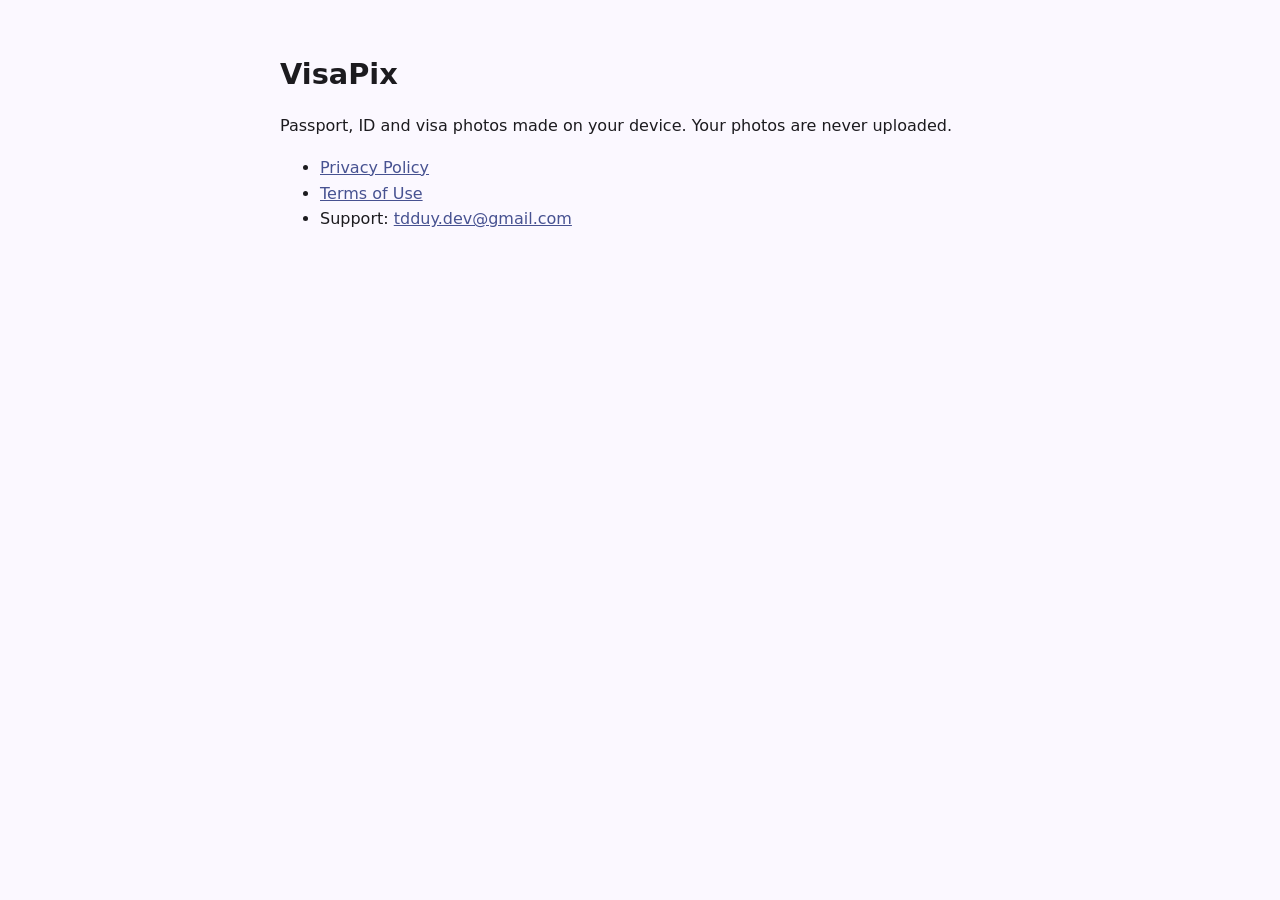
<file: index.html>
<!doctype html>
<html lang="en">
<head>
<meta charset="utf-8">
<meta name="viewport" content="width=device-width, initial-scale=1">
<title>VisaPix</title>
<link rel="stylesheet" href="style.css">
</head>
<body>
<main>
<h1>VisaPix</h1>
<p>Passport, ID and visa photos made on your device. Your photos are never uploaded.</p>
<ul>
<li><a href="privacy.html">Privacy Policy</a></li>
<li><a href="terms.html">Terms of Use</a></li>
<li>Support: <a href="mailto:tdduy.dev@gmail.com">tdduy.dev@gmail.com</a></li>
</ul>
</main>
</body>
</html>
</file>
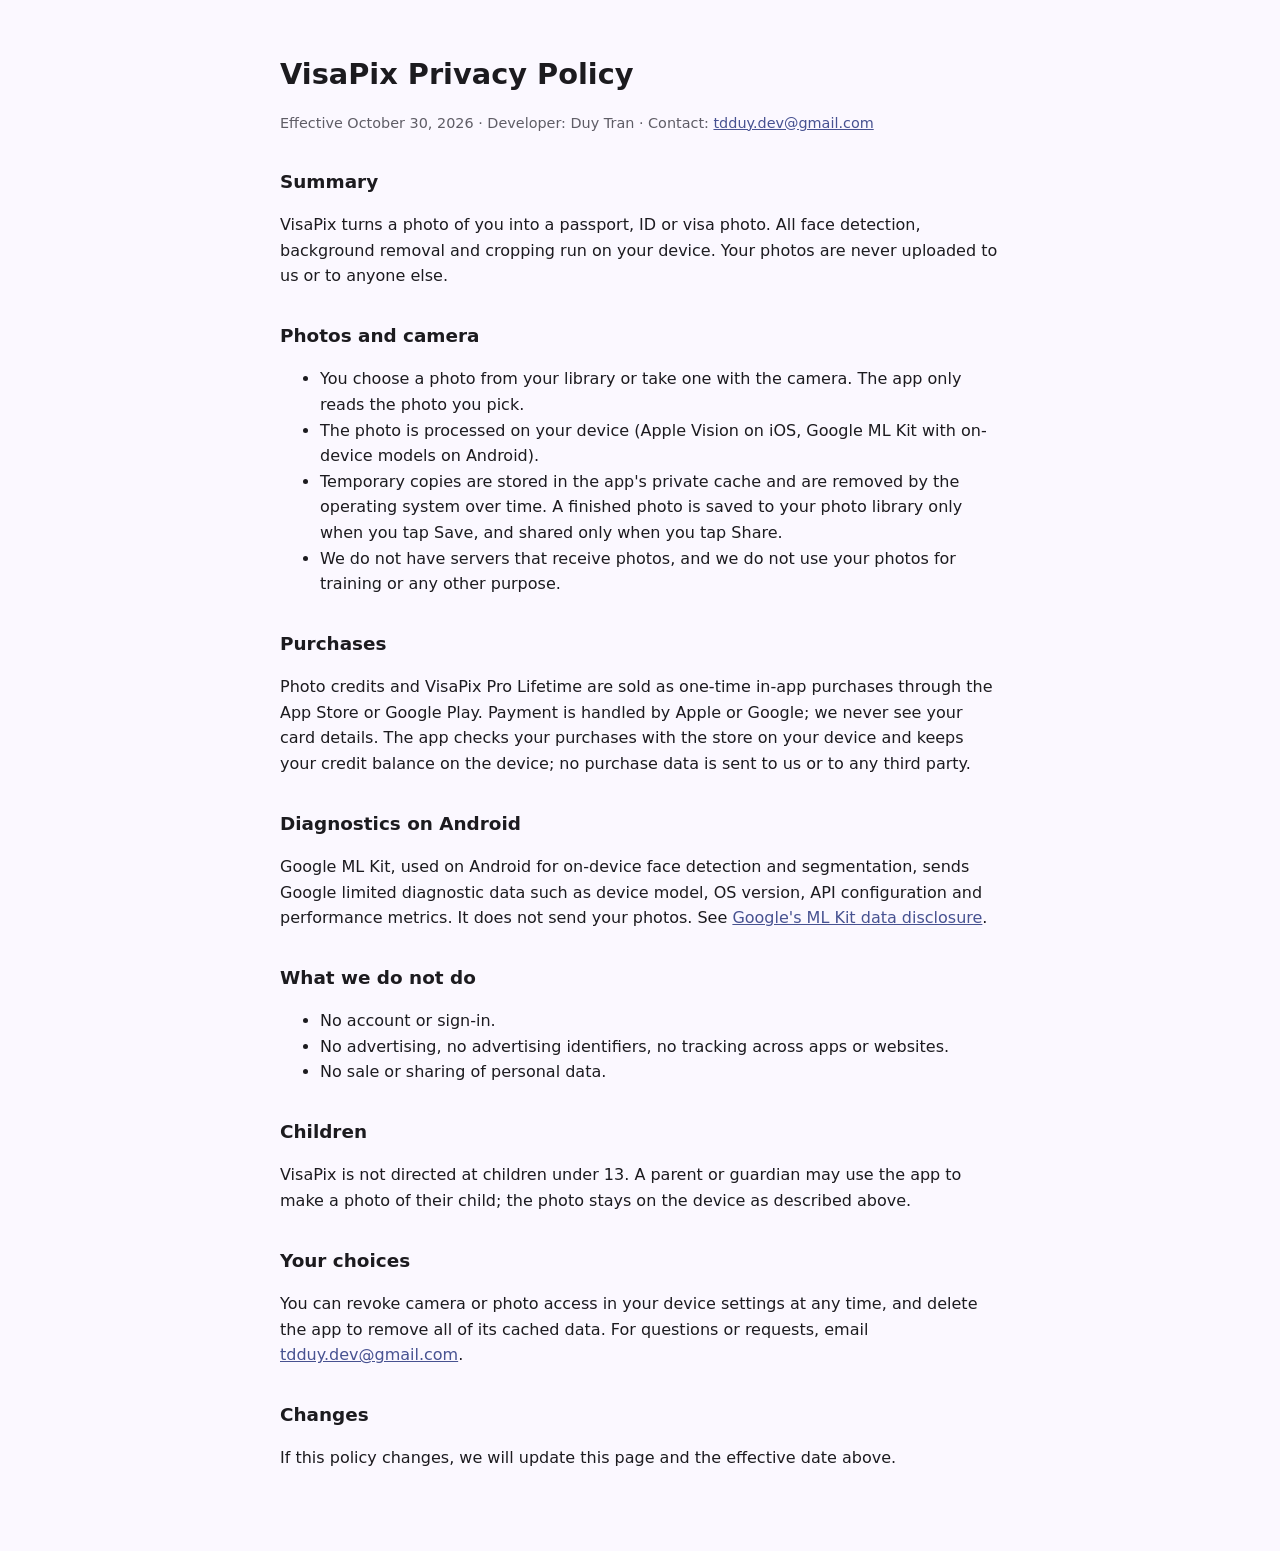
<file: privacy.html>
<!doctype html>
<html lang="en">
<head>
<meta charset="utf-8">
<meta name="viewport" content="width=device-width, initial-scale=1">
<title>VisaPix Privacy Policy</title>
<link rel="stylesheet" href="style.css">
</head>
<body>
<main>
<h1>VisaPix Privacy Policy</h1>
<p class="meta">Effective October 30, 2026 · Developer: Duy Tran · Contact: <a href="mailto:tdduy.dev@gmail.com">tdduy.dev@gmail.com</a></p>

<h2>Summary</h2>
<p>VisaPix turns a photo of you into a passport, ID or visa photo. All face detection, background removal and cropping run on your device. Your photos are never uploaded to us or to anyone else.</p>

<h2>Photos and camera</h2>
<ul>
<li>You choose a photo from your library or take one with the camera. The app only reads the photo you pick.</li>
<li>The photo is processed on your device (Apple Vision on iOS, Google ML Kit with on-device models on Android).</li>
<li>Temporary copies are stored in the app's private cache and are removed by the operating system over time. A finished photo is saved to your photo library only when you tap Save, and shared only when you tap Share.</li>
<li>We do not have servers that receive photos, and we do not use your photos for training or any other purpose.</li>
</ul>

<h2>Purchases</h2>
<p>Photo credits and VisaPix Pro Lifetime are sold as one-time in-app purchases through the App Store or Google Play. Payment is handled by Apple or Google; we never see your card details. The app checks your purchases with the store on your device and keeps your credit balance on the device; no purchase data is sent to us or to any third party.</p>

<h2>Diagnostics on Android</h2>
<p>Google ML Kit, used on Android for on-device face detection and segmentation, sends Google limited diagnostic data such as device model, OS version, API configuration and performance metrics. It does not send your photos. See <a href="https://developers.google.com/ml-kit/android-data-disclosure">Google's ML Kit data disclosure</a>.</p>

<h2>What we do not do</h2>
<ul>
<li>No account or sign-in.</li>
<li>No advertising, no advertising identifiers, no tracking across apps or websites.</li>
<li>No sale or sharing of personal data.</li>
</ul>

<h2>Children</h2>
<p>VisaPix is not directed at children under 13. A parent or guardian may use the app to make a photo of their child; the photo stays on the device as described above.</p>

<h2>Your choices</h2>
<p>You can revoke camera or photo access in your device settings at any time, and delete the app to remove all of its cached data. For questions or requests, email <a href="mailto:tdduy.dev@gmail.com">tdduy.dev@gmail.com</a>.</p>

<h2>Changes</h2>
<p>If this policy changes, we will update this page and the effective date above.</p>
</main>
</body>
</html>
</file>
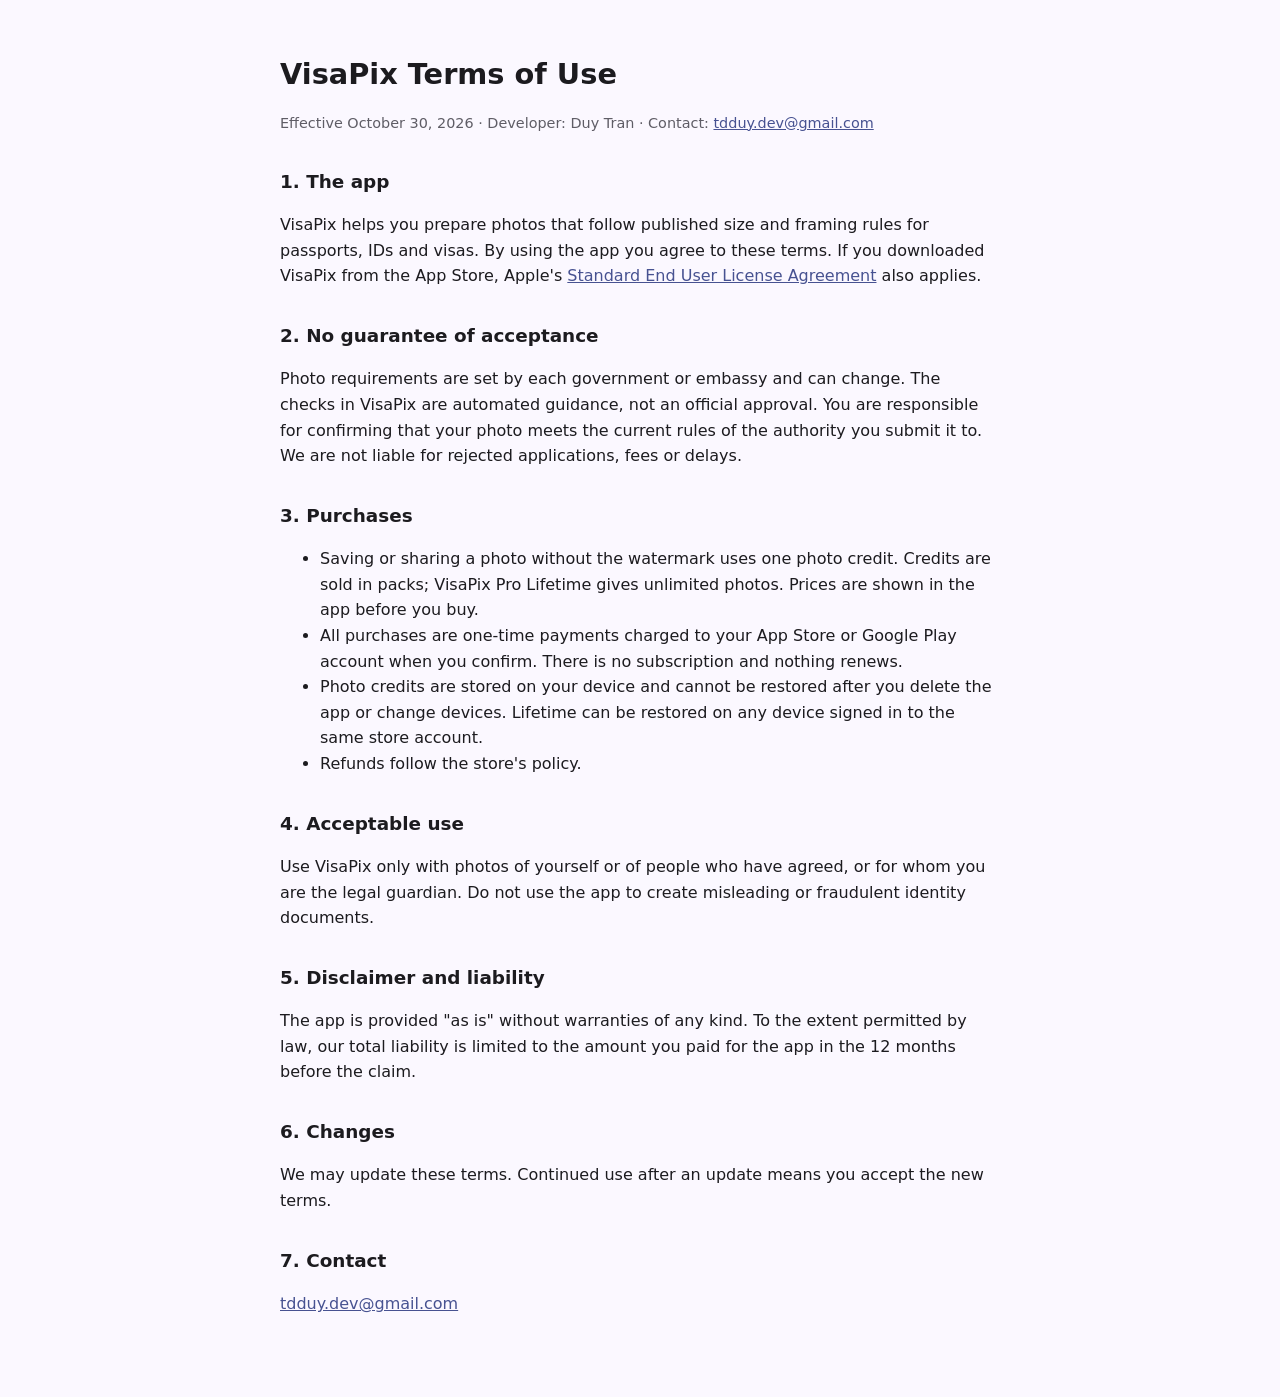
<file: terms.html>
<!doctype html>
<html lang="en">
<head>
<meta charset="utf-8">
<meta name="viewport" content="width=device-width, initial-scale=1">
<title>VisaPix Terms of Use</title>
<link rel="stylesheet" href="style.css">
</head>
<body>
<main>
<h1>VisaPix Terms of Use</h1>
<p class="meta">Effective October 30, 2026 · Developer: Duy Tran · Contact: <a href="mailto:tdduy.dev@gmail.com">tdduy.dev@gmail.com</a></p>

<h2>1. The app</h2>
<p>VisaPix helps you prepare photos that follow published size and framing rules for passports, IDs and visas. By using the app you agree to these terms. If you downloaded VisaPix from the App Store, Apple's <a href="https://www.apple.com/legal/internet-services/itunes/dev/stdeula/">Standard End User License Agreement</a> also applies.</p>

<h2>2. No guarantee of acceptance</h2>
<p>Photo requirements are set by each government or embassy and can change. The checks in VisaPix are automated guidance, not an official approval. You are responsible for confirming that your photo meets the current rules of the authority you submit it to. We are not liable for rejected applications, fees or delays.</p>

<h2>3. Purchases</h2>
<ul>
<li>Saving or sharing a photo without the watermark uses one photo credit. Credits are sold in packs; VisaPix Pro Lifetime gives unlimited photos. Prices are shown in the app before you buy.</li>
<li>All purchases are one-time payments charged to your App Store or Google Play account when you confirm. There is no subscription and nothing renews.</li>
<li>Photo credits are stored on your device and cannot be restored after you delete the app or change devices. Lifetime can be restored on any device signed in to the same store account.</li>
<li>Refunds follow the store's policy.</li>
</ul>

<h2>4. Acceptable use</h2>
<p>Use VisaPix only with photos of yourself or of people who have agreed, or for whom you are the legal guardian. Do not use the app to create misleading or fraudulent identity documents.</p>

<h2>5. Disclaimer and liability</h2>
<p>The app is provided "as is" without warranties of any kind. To the extent permitted by law, our total liability is limited to the amount you paid for the app in the 12 months before the claim.</p>

<h2>6. Changes</h2>
<p>We may update these terms. Continued use after an update means you accept the new terms.</p>

<h2>7. Contact</h2>
<p><a href="mailto:tdduy.dev@gmail.com">tdduy.dev@gmail.com</a></p>
</main>
</body>
</html>
</file>
<file: style.css>
:root { --fg: #1c1b1f; --muted: #5f5d66; --bg: #fbf8ff; --link: #475291; }
@media (prefers-color-scheme: dark) {
  :root { --fg: #e6e1e9; --muted: #a9a5b0; --bg: #131318; --link: #b9c3ff; }
}
body { margin: 0; background: var(--bg); color: var(--fg); font: 16px/1.6 -apple-system, system-ui, "Segoe UI", Roboto, sans-serif; }
main { max-width: 720px; margin: 0 auto; padding: 32px 16px 64px; }
h1 { font-size: 1.8rem; margin-bottom: 4px; }
h2 { font-size: 1.15rem; margin-top: 2rem; }
.meta { color: var(--muted); font-size: 0.9rem; }
a { color: var(--link); }
</file>
